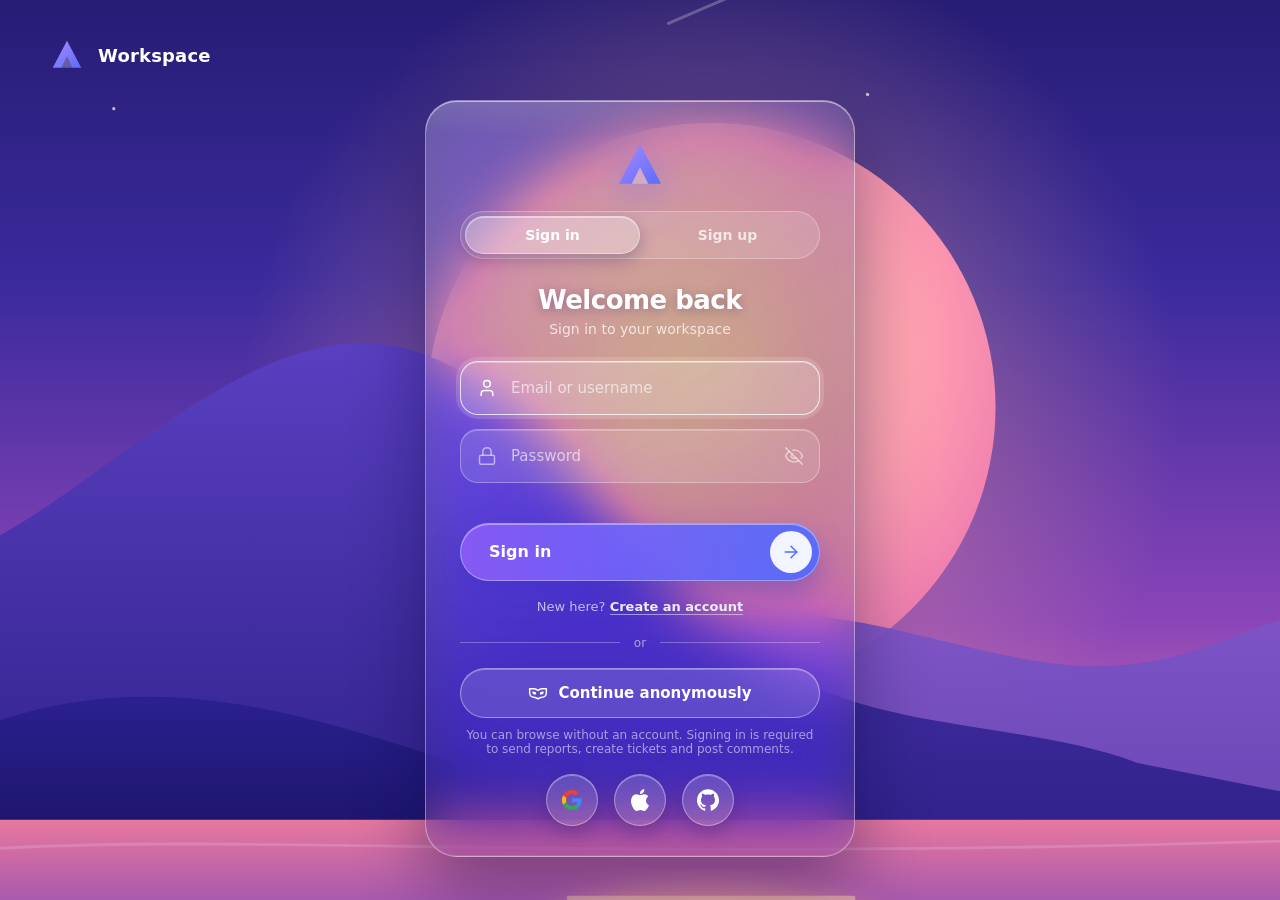
<file: index.html>
<!-- index.html -->
<!DOCTYPE html>
<html lang="en">
  <head>
    <meta charset="UTF-8" />
    <meta name="viewport" content="width=device-width, initial-scale=1" />
    <title>BRUSHOFF</title>
    <link rel="stylesheet" href="styles.css" />
    <link rel="stylesheet" href="dashboard.css" />
    <link rel="stylesheet" href="attach.css" />
    <link rel="stylesheet" href="mobile.css" />
    <script src="auth.js"></script>
    <script>Auth.require(); /* not signed in -> login.html */</script>
  </head>
  <body>
    <input type="checkbox" id="theme" class="theme-toggle" />
    <script>try { if (localStorage.getItem('sidebar.theme') === 'dark') document.getElementById('theme').checked = true; } catch (e) {}</script>
    <div class="page">
      <header class="topbar">
        <button class="menu-btn" id="menu-btn" type="button" aria-label="Open menu" aria-expanded="false"><i class="icon" data-lucide="menu"></i></button>
        <b id="topbar-title">Dashboard</b>
        <span class="grow"></span>
        <img class="avatar" src="avatar.svg" alt="" />
      </header>
      <div class="scrim" id="scrim"></div>
      <aside class="sidebar">
        <div class="profile">
          <img class="avatar" src="avatar.svg" alt="" />
          <div class="details">
            <p class="name" id="who">Ivan Kenemen</p>
            <p class="role" id="role">Admin</p>
          </div>
          <button class="chevron-btn" type="button" id="acct-btn" aria-label="Account menu" aria-haspopup="menu" aria-expanded="false" aria-controls="acct-menu">
            <i class="icon chevron" data-lucide="chevron-down"></i>
          </button>
        </div>

        <div class="acct-menu" id="acct-menu" role="menu" aria-label="Account">
          <div class="acct-head"><b id="m-name"></b><span id="m-email"></span></div>
          <button type="button" role="menuitem" data-go="profile"><i class="icon" data-lucide="user"></i>My profile</button>
          <button type="button" role="menuitem" data-go="settings"><i class="icon" data-lucide="settings"></i>Settings</button>
          <button type="button" role="menuitem" data-go="theme"><i class="icon" data-lucide="palette"></i><span id="m-theme">Dark mode</span></button>
          <div class="acct-sep"></div>
          <button type="button" role="menuitem" data-go="logout" class="danger"><i class="icon" data-lucide="log-out"></i>Log out</button>
        </div>

        <div class="search">
          <input type="text" placeholder="Search dashboard" />
          <i class="icon" data-lucide="search"></i>
        </div>

        <nav>
          <input type="radio" name="nav" id="nav-1" class="nav-radio" checked />
          <label class="item" for="nav-1">
            <i class="icon" data-lucide="layout-dashboard"></i>
            <p>Dashboard</p>
          </label>

          <input type="radio" name="nav" id="nav-2" class="nav-radio" />
          <label class="item" for="nav-2">
            <i class="icon" data-lucide="upload"></i>
            <p>Reports</p>
          </label>

          <input type="radio" name="nav" id="nav-3" class="nav-radio" />
          <label class="item" for="nav-3">
            <i class="icon" data-lucide="compass"></i>
            <p>Discover</p>
          </label>

          <input type="radio" name="nav" id="nav-4" class="nav-radio" />
          <label class="item" for="nav-4">
            <i class="icon" data-lucide="ticket"></i>
            <p>Tickets</p>
          </label>

          <hr />

          <input type="radio" name="nav" id="nav-5" class="nav-radio" />
          <label class="item" for="nav-5">
            <i class="icon" data-lucide="pin"></i>
            <p>Tasks</p>
            <span class="badge" id="task-badge" hidden>0</span>
          </label>

          <input type="radio" name="nav" id="nav-6" class="nav-radio" />
          <label class="item" for="nav-6">
            <i class="icon" data-lucide="network"></i>
            <p>Projects</p>
          </label>

          <input type="radio" name="nav" id="nav-7" class="nav-radio" />
          <label class="item" for="nav-7">
            <i class="icon" data-lucide="mail"></i>
            <p>Application</p>
          </label>

          <input type="radio" name="nav" id="nav-8" class="nav-radio" />
          <label class="item" for="nav-8">
            <i class="icon" data-lucide="user-pen"></i>
            <p>User Management</p>
          </label>

          <input type="radio" name="nav" id="nav-9" class="nav-radio" />
        </nav>

        <div class="actions">
          <label class="action" for="theme" title="Toggle theme">
            <i class="icon moon" data-lucide="moon"></i>
            <i class="icon sun" data-lucide="sun"></i>
          </label>
          <button class="action" id="open-settings" type="button" title="Settings" aria-label="Settings"><i class="icon" data-lucide="settings"></i></button>
          <button class="action" title="Add"><i class="icon" data-lucide="plus"></i></button>
          <button class="action" id="logout" title="Log out"><i class="icon" data-lucide="log-out"></i></button>
        </div>
      </aside>

      <main class="content">
        <section class="view" id="v1"></section>
        <section class="view" id="v2"></section>
        <section class="view" id="v3"></section>
        <section class="view" id="v4"></section>
        <section class="view" id="v5"></section>
        <section class="view" id="v6"></section>
        <section class="view" id="v7"></section>
        <section class="view" id="v8"></section>
        <section class="view" id="v9"></section>
      </main>
    </div>

    <script src="lucide.min.js"></script>
    <script src="attach.js"></script>
    <script src="app.js"></script>
    <script src="mobile.js"></script>
  </body>
</html>
</file>
<file: styles.css>
/* styles.css */

:root {
  --text: #1d2140;
  --soft: #4b5173;
  --muted: #7d83a6;
  --accent: #6d5dfc;
  --accent-2: #3f8cff;
  --active: rgb(109 93 252 / 16%);

  /* glass */
  --surface: rgb(255 255 255 / 40%);
  --chip: rgb(255 255 255 / 34%);
  --border: rgb(255 255 255 / 55%);
  --edge: rgb(255 255 255 / 70%);
  --blur: blur(26px) saturate(170%);
  --shadow: 0 20px 50px rgb(70 55 160 / 18%);

  /* backdrop the glass blurs */
  --base: linear-gradient(155deg, #d9d4ff 0%, #ffd9ea 55%, #ffe6d2 100%);
  --o1: #8b7bff; --o2: #ff8fb8; --o3: #6fd3ff; --o4: #ffb27a;
}

/* dark theme: same variables, new values */
.theme-toggle:checked ~ .page {
  --text: #eceeff;
  --soft: #aab0d6;
  --muted: #7b82ad;
  --accent: #8b7bff;
  --active: rgb(139 123 255 / 22%);

  --surface: rgb(28 24 70 / 42%);
  --chip: rgb(255 255 255 / 7%);
  --border: rgb(255 255 255 / 10%);
  --edge: rgb(255 255 255 / 18%);
  --shadow: 0 24px 60px rgb(0 0 0 / 45%);

  --base: linear-gradient(155deg, #0d0a2b 0%, #1a1046 55%, #2a0f3c 100%);
  --o1: #4b3bd6; --o2: #b0358f; --o3: #1c6fd1; --o4: #6a2fb8;
}

* { box-sizing: border-box; }

body {
  margin: 0;
  font-family: "Manrope", "Inter", system-ui, -apple-system, "Segoe UI", sans-serif;
  color: var(--text);
}

.page {
  position: relative;
  isolation: isolate;
  min-height: 100vh;
  color: var(--text);
}
/* fixed colourful orbs: this is what the glass panels blur */
.page::before {
  content: "";
  position: fixed;
  inset: 0;
  z-index: -1;
  background:
    radial-gradient(520px 520px at 12% 12%, var(--o1), transparent 70%),
    radial-gradient(560px 560px at 88% 18%, var(--o2), transparent 70%),
    radial-gradient(620px 620px at 78% 92%, var(--o3), transparent 70%),
    radial-gradient(480px 480px at 18% 88%, var(--o4), transparent 70%),
    var(--base);
}

.theme-toggle { display: none; }

.icon {
  flex: 0 0 auto;
  display: block;
  width: 22px;
  height: 22px;
  fill: none;
  stroke: currentColor;
  stroke-width: 1.75;
  stroke-linecap: round;
  stroke-linejoin: round;
}

.sidebar {
  position: fixed;
  z-index: 100;
  top: 24px;
  left: 24px;
  bottom: 32px;
  overflow: hidden;
  display: flex;
  flex-direction: column;
  gap: 16px;
  width: 84px;
  padding: 20px;
  border-radius: 28px;
  background:
    linear-gradient(160deg, rgb(255 255 255 / 22%), transparent 55%),
    var(--surface);
  border: 1px solid var(--edge);
  -webkit-backdrop-filter: var(--blur);
          backdrop-filter: var(--blur);
  box-shadow: var(--shadow), inset 0 1px 0 var(--edge);
  white-space: nowrap;
  transition:
    width 0.35s ease,
    background-color 0.3s ease;
}

.sidebar:hover { width: 264px; }

/* profile */
.profile {
  display: flex;
  align-items: center;
  gap: 12px;
  height: 44px;
}

.avatar {
  flex: 0 0 44px;
  width: 44px;
  height: 44px;
  border-radius: 50%;
  object-fit: cover;
}

.details { flex: 1; opacity: 0; transition: opacity 0.15s; }
.name { margin: 0; font-size: 14px; font-weight: 700; color: var(--text); }
.role { margin: 2px 0 0; font-size: 12px; color: var(--muted); }

.chevron {
  width: 20px;
  height: 20px;
  color: var(--muted);
  opacity: 0;
  transition: opacity 0.15s;
}

.sidebar:hover :is(.details, .chevron) {
  opacity: 1;
  transition: opacity 0.25s 0.1s;
}

/* search */
.search {
  position: relative;
  display: flex;
  align-items: center;
  flex: 0 0 44px;
  width: 44px;
  height: 44px;
  border: 1px solid var(--border);
  border-radius: 14px;
  background: var(--chip);
  transition: width 0.35s ease;
}

.sidebar:hover .search { width: 100%; }

.search input {
  position: absolute;
  inset: 0;
  width: 100%;
  height: 100%;
  border: 0;
  border-radius: inherit;
  background: transparent;
  color: var(--text);
  font: inherit;
  font-size: 14px;
  padding: 0 44px 0 14px;
  opacity: 0;
  transition: opacity 0.15s;
}

.sidebar:hover .search input {
  opacity: 1;
  transition: opacity 0.25s 0.1s;
}

.search input::placeholder { color: var(--muted); }
.search input:focus { outline: 0; }

.search > .icon {
  position: absolute;
  right: 10px;
  top: 50%;
  translate: 0 -50%;
  color: var(--muted);
  pointer-events: none;
}

/* nav */
nav { display: flex; flex-direction: column; }

.item {
  position: relative;
  display: flex;
  align-items: center;
  gap: 16px;
  height: 56px;
  color: var(--soft);
  cursor: pointer;
  transition: color 0.2s;
}

.item > .icon,
.item p { position: relative; }

.nav-radio { display: none; }

.nav-radio:checked + .item { color: var(--accent); }

.nav-radio:checked + .item::before { background: var(--active); box-shadow: inset 0 0 0 1px var(--edge), 0 6px 16px rgb(109 93 252 / 20%); }

hr {
  height: 1px;
  margin: 12px 0;
  border: 0;
  background: var(--border);
}

.item > .icon { margin: 0 11px; }

.item::before {
  content: "";
  position: absolute;
  left: 0;
  top: 50%;
  translate: 0 -50%;
  width: 44px;
  height: 44px;
  border-radius: 14px;
  transition:
    width 0.35s ease,
    height 0.35s ease,
    background-color 0.2s,
    box-shadow 0.2s;
}

.sidebar:hover .item::before {
  width: 100%;
  height: 56px;
}

.item p {
  margin: 0;
  font-size: 15px;
  opacity: 0;
  transition: opacity 0.15s;
}

.sidebar:hover .item p {
  opacity: 1;
  transition: opacity 0.25s 0.1s;
}

.item:hover { color: var(--accent); }

.badge {
  position: absolute;
  top: 8px;
  right: -12px;
  translate: 0 0;
  display: grid;
  place-items: center;
  min-width: 22px;
  height: 22px;
  padding: 0 6px;
  border-radius: 11px;
  background: linear-gradient(135deg, var(--accent), var(--accent-2));
  color: #ffffff;
  font-size: 12px;
  font-weight: 700;
  transition:
    top 0.35s ease,
    right 0.35s ease,
    translate 0.35s ease;
}

.sidebar:hover .badge {
  top: 50%;
  right: 8px;
  translate: 0 -50%;
}

/* actions: a vertical stack when collapsed, a row when expanded */
.actions {
  position: relative;
  flex-shrink: 0;
  height: 200px;
  margin-top: auto;
  transition: height 0.35s ease;
}

.sidebar:hover .actions { height: 44px; }

.action {
  position: absolute;
  left: 0;
  display: grid;
  place-items: center;
  width: 44px;
  height: 44px;
  padding: 0;
  border: 0;
  border-radius: 14px;
  background: var(--chip);
  box-shadow: inset 0 0 0 1px var(--border);
  color: var(--soft);
  cursor: pointer;
  transition:
    top 0.35s ease,
    left 0.35s ease,
    background-color 0.2s,
    color 0.2s;
}

.action:hover { background: linear-gradient(135deg, var(--accent), var(--accent-2)); color: #fff; }

/* collapsed: stacked, theme button at the bottom */
.action:nth-child(1) { top: 156px; }
.action:nth-child(2) { top: 104px; }
.action:nth-child(3) { top: 52px; }
.action:nth-child(4) { top: 0; }

/* expanded: one row */
.sidebar:hover .action { top: 0; }
.sidebar:hover .action:nth-child(1) { left: 0; }
.sidebar:hover .action:nth-child(2) { left: 60px; }
.sidebar:hover .action:nth-child(3) { left: 120px; }
.sidebar:hover .action:nth-child(4) { left: 180px; }

.action .icon {
  width: 20px;
  height: 20px;
}

.action .sun,
.theme-toggle:checked ~ .page .action .moon {
  display: none;
}

.theme-toggle:checked ~ .page .action .sun {
  display: block;
}


/* ===================  ACCOUNT MENU  =================== */
:root {
  --menu: rgb(255 255 255 / 94%);
}
.theme-toggle:checked ~ .page {
  --menu: rgb(32 27 80 / 96%);
}

.profile { cursor: pointer; }

.chevron-btn {
  display: grid;
  place-items: center;
  flex: 0 0 auto;
  width: 28px;
  height: 28px;
  padding: 0;
  border: 0;
  border-radius: 9px;
  background: transparent;
  color: var(--muted);
  cursor: pointer;
}
.chevron-btn:hover { background: var(--chip); color: var(--text); }
.chevron-btn:focus-visible { outline: 2px solid var(--accent); outline-offset: 2px; }
.sidebar:not(:hover) .chevron-btn { pointer-events: none; }

/* keep the fade-in AND add a smooth flip of the arrow */
.sidebar:hover .chevron { transition: opacity 0.25s 0.1s, rotate 0.25s ease; }
.sidebar.menu-open .chevron { rotate: 180deg; color: var(--accent); }

.acct-menu {
  position: absolute;
  z-index: 5;
  top: 74px;
  left: 20px;
  right: 20px;
  padding: 8px;
  border-radius: 18px;
  border: 1px solid var(--edge);
  background: var(--menu);
  -webkit-backdrop-filter: var(--blur);
          backdrop-filter: var(--blur);
  box-shadow: var(--shadow);
  opacity: 0;
  visibility: hidden;
  translate: 0 -6px;
  transition: opacity 0.18s, translate 0.18s, visibility 0.18s;
}
.sidebar.menu-open .acct-menu { opacity: 1; visibility: visible; translate: 0 0; }
.sidebar:not(:hover) .acct-menu { display: none; }

.acct-head { padding: 8px 10px 10px; }
.acct-head b { display: block; font-size: 14px; color: var(--text); overflow: hidden; text-overflow: ellipsis; }
.acct-head span { display: block; margin-top: 2px; font-size: 12px; color: var(--muted); overflow: hidden; text-overflow: ellipsis; }
.acct-sep { height: 1px; margin: 6px 4px; background: var(--border); }

.acct-menu button {
  display: flex;
  align-items: center;
  gap: 12px;
  width: 100%;
  height: 42px;
  padding: 0 10px;
  border: 0;
  border-radius: 12px;
  background: transparent;
  color: var(--soft);
  font: inherit;
  font-size: 14px;
  font-weight: 600;
  text-align: left;
  cursor: pointer;
}
.acct-menu button .icon { width: 18px; height: 18px; }
.acct-menu button:hover,
.acct-menu button:focus-visible { background: var(--active); color: var(--accent); outline: 0; }
.acct-menu button.danger:hover,
.acct-menu button.danger:focus-visible { background: rgb(229 72 77 / 14%); color: #e5484d; }

/* settings button shows as "on" while the Settings page is open */
.page:has(#nav-9:checked) #open-settings {
  background: linear-gradient(135deg, var(--accent), var(--accent-2));
  color: #fff;
}

/* native pickers (date, select) follow the theme */
.theme-toggle:checked ~ .page { color-scheme: dark; }
</file>
<file: dashboard.css>
/* dashboard.css — content area */

.content {
  margin-left: 132px;
  padding: 24px 24px 32px 8px;
  width: auto;
  max-width: none;
}

.view { display: none; animation: rise 0.35s ease both; }
.page:has(#nav-1:checked) #v1,
.page:has(#nav-2:checked) #v2,
.page:has(#nav-3:checked) #v3,
.page:has(#nav-4:checked) #v4,
.page:has(#nav-5:checked) #v5,
.page:has(#nav-6:checked) #v6,
.page:has(#nav-7:checked) #v7,
.page:has(#nav-8:checked) #v8,
.page:has(#nav-9:checked) #v9 { display: block; }

@keyframes rise { from { opacity: 0; translate: 0 8px; } to { opacity: 1; translate: 0 0; } }

.head { display: flex; align-items: flex-end; justify-content: space-between; gap: 16px; margin-bottom: 24px; flex-wrap: wrap; }
.head h1 { margin: 0; font-size: 28px; letter-spacing: -0.02em; }
.head p { margin: 4px 0 0; color: var(--soft); font-size: 14px; }

.btn {
  display: inline-flex; align-items: center; gap: 8px; height: 40px; padding: 0 16px;
  border: 0; border-radius: 10px; background: var(--accent); color: #fff;
  font: inherit; font-size: 14px; font-weight: 600; cursor: pointer;
}
.btn.ghost { background: var(--surface); color: var(--text); box-shadow: 0 0 0 1px var(--border); }
.btn .icon { width: 18px; height: 18px; }

.grid { display: grid; gap: 20px; }
.g4 { grid-template-columns: repeat(auto-fit, minmax(210px, 1fr)); }
.g3 { grid-template-columns: repeat(auto-fit, minmax(300px, 1fr)); }
.g21 { grid-template-columns: minmax(0, 2fr) minmax(0, 1fr); }
.mt { margin-top: 20px; }
@media (max-width: 960px) { .g21 { grid-template-columns: 1fr; } }

.card {
  background: var(--surface); border-radius: 18px; padding: 20px;
  box-shadow: 0 1px 2px rgb(0 0 0 / 4%), 0 8px 24px rgb(31 41 55 / 5%);
  transition: background-color 0.3s;
}
.card h3 { margin: 0 0 16px; font-size: 15px; display: flex; justify-content: space-between; align-items: center; }
.card h3 small { color: var(--muted); font-weight: 500; font-size: 12px; }

.stat .label { display: flex; align-items: center; justify-content: space-between; color: var(--soft); font-size: 13px; }
.stat .label .chip { width: 34px; height: 34px; display: grid; place-items: center; border-radius: 10px; background: var(--active); color: var(--accent); }
.stat .label .icon { width: 18px; height: 18px; }
.stat .value { font-size: 30px; font-weight: 800; letter-spacing: -0.02em; margin: 12px 0 6px; }
.delta { font-size: 12px; font-weight: 600; display: inline-flex; align-items: center; gap: 4px; }
.delta .icon { width: 14px; height: 14px; }
.up { color: #1fa971; } .down { color: #e5484d; }
.delta span { color: var(--muted); font-weight: 500; }

.chart { width: 100%; height: auto; display: block; }
.chart .grid-l { stroke: var(--border); stroke-width: 1; }
.chart text { fill: var(--muted); font-size: 11px; font-family: inherit; }
.chart .line { fill: none; stroke: var(--accent); stroke-width: 2.5; stroke-linecap: round; stroke-linejoin: round; }
.chart .area { fill: var(--accent); opacity: 0.12; }
.chart .dot { fill: var(--surface); stroke: var(--accent); stroke-width: 2.5; }
.chart .bar { fill: var(--accent); opacity: 0.85; }
.chart .bar.alt { opacity: 0.25; }

.legend { display: flex; flex-direction: column; gap: 10px; font-size: 13px; color: var(--soft); }
.legend div { display: flex; align-items: center; gap: 8px; }
.legend i { width: 10px; height: 10px; border-radius: 3px; }
.legend b { margin-left: auto; color: var(--text); }
.donut-wrap { min-height: 250px; justify-content: center; display: flex; align-items: center; gap: 24px; flex-wrap: wrap; }

.list { display: flex; flex-direction: column; }
.row { display: flex; align-items: center; gap: 12px; padding: 12px 0; border-top: 1px solid var(--border); font-size: 14px; }
.row:first-child { border-top: 0; padding-top: 0; }
.row .grow { flex: 1; min-width: 0; }
.row .grow b { display: block; font-weight: 600; }
.row .grow span { color: var(--muted); font-size: 12px; }
.row time { color: var(--muted); font-size: 12px; white-space: nowrap; }

.av { width: 36px; height: 36px; border-radius: 50%; display: grid; place-items: center; font-size: 12px; font-weight: 700; color: #fff; flex: 0 0 auto; }

.pill { display: inline-block; padding: 4px 10px; border-radius: 99px; font-size: 12px; font-weight: 600; background: var(--chip); color: var(--soft); }
.pill.blue { background: var(--active); color: var(--accent); }
.pill.green { background: rgb(31 169 113 / 14%); color: #1fa971; }
.pill.amber { background: rgb(245 158 11 / 16%); color: #d98a06; }
.pill.red { background: rgb(229 72 77 / 14%); color: #e5484d; }

.tools { display: flex; gap: 12px; margin-bottom: 16px; flex-wrap: wrap; }
.field {
  height: 40px; padding: 0 14px; border: 1px solid var(--border); border-radius: 10px;
  background: var(--surface); color: var(--text); font: inherit; font-size: 14px; min-width: 240px;
}
.field:focus { outline: 2px solid var(--active); border-color: var(--accent); }
.seg { display: inline-flex; background: var(--chip); border-radius: 10px; padding: 3px; }
.seg button { border: 0; background: transparent; color: var(--soft); font: inherit; font-size: 13px; font-weight: 600; padding: 0 14px; height: 34px; border-radius: 8px; cursor: pointer; }
.seg button.on { background: var(--surface); color: var(--text); box-shadow: 0 1px 3px rgb(0 0 0 / 12%); }

table { width: 100%; border-collapse: collapse; font-size: 14px; }
th { text-align: left; font-size: 12px; color: var(--muted); font-weight: 600; padding: 0 12px 12px; text-transform: uppercase; letter-spacing: 0.04em; }
td { padding: 12px; border-top: 1px solid var(--border); white-space: nowrap; }
td.who { display: flex; align-items: center; gap: 12px; }
td.who b { display: block; font-weight: 600; } td.who span { color: var(--muted); font-size: 12px; }
.scroll { overflow-x: auto; margin: 0 -12px; }
tbody tr:hover { background: var(--chip); }

.bar-track { height: 8px; background: var(--chip); border-radius: 99px; overflow: hidden; }
.bar-fill { height: 100%; border-radius: inherit; background: var(--accent); transition: width 0.6s ease; }

/* kanban */
.board { display: grid; grid-template-columns: repeat(auto-fit, minmax(260px, 1fr)); gap: 20px; align-items: start; }
.col { background: var(--chip); border-radius: 18px; padding: 14px; }
.col h3 { margin: 4px 6px 14px; font-size: 14px; display: flex; justify-content: space-between; }
.col h3 span { color: var(--muted); }
.tk { background: var(--surface); border-radius: 12px; padding: 14px; margin-bottom: 10px; box-shadow: 0 1px 2px rgb(0 0 0 / 6%); }
.tk b { font-size: 14px; display: block; margin-bottom: 4px; }
.tk p { margin: 0 0 12px; color: var(--soft); font-size: 13px; }
.tk .meta { display: flex; justify-content: space-between; align-items: center; font-size: 12px; color: var(--muted); }

/* tasks */
.task { display: flex; align-items: center; gap: 14px; padding: 14px 0; border-top: 1px solid var(--border); cursor: pointer; }
.task:first-child { border-top: 0; }
.task input { appearance: none; width: 22px; height: 22px; border: 2px solid var(--muted); border-radius: 7px; display: grid; place-items: center; cursor: pointer; flex: 0 0 auto; transition: 0.2s; }
.task input:checked { background: var(--accent); border-color: var(--accent); }
.task input:checked::after { content: ""; width: 5px; height: 10px; border: solid #fff; border-width: 0 2px 2px 0; rotate: 45deg; translate: 0 -1px; }
.task span { flex: 1; font-size: 14px; }
.task input:checked + span { text-decoration: line-through; color: var(--muted); }
.task small { color: var(--muted); font-size: 12px; }

/* projects */
.proj h3 { margin-bottom: 4px; }
.proj p { margin: 0 0 18px; color: var(--soft); font-size: 13px; }
.proj .foot { display: flex; justify-content: space-between; align-items: center; margin-top: 14px; font-size: 12px; color: var(--muted); }
.stack { display: flex; } .stack .av { width: 28px; height: 28px; font-size: 10px; border: 2px solid var(--surface); margin-left: -8px; } .stack .av:first-child { margin-left: 0; }

/* inbox */
.mail { display: grid; grid-template-columns: minmax(280px, 360px) 1fr; padding: 0; overflow: hidden; min-height: 520px; }
@media (max-width: 860px) { .mail { grid-template-columns: 1fr; } }
.mail .side { border-right: 1px solid var(--border); }
.msg { display: flex; gap: 12px; padding: 16px 18px; border-bottom: 1px solid var(--border); cursor: pointer; }
.msg:hover { background: var(--chip); }
.msg.on { background: var(--active); }
.msg b { font-size: 14px; display: block; } .msg span { color: var(--soft); font-size: 13px; display: block; overflow: hidden; text-overflow: ellipsis; white-space: nowrap; max-width: 220px; }
.msg.unread b::after { content: ""; display: inline-block; width: 8px; height: 8px; background: var(--accent); border-radius: 50%; margin-left: 8px; }
.read { padding: 28px; }
.read h2 { margin: 0 0 6px; font-size: 20px; } .read .from { color: var(--soft); font-size: 13px; margin-bottom: 20px; }
.read p { line-height: 1.7; color: var(--text); font-size: 14.5px; }
.reply { display: flex; gap: 10px; margin-top: 24px; }
.reply .field { flex: 1; }

.switch { appearance: none; width: 38px; height: 22px; background: var(--muted); border-radius: 99px; position: relative; cursor: pointer; transition: 0.2s; opacity: 0.6; }
.switch::after { content: ""; position: absolute; top: 3px; left: 3px; width: 16px; height: 16px; background: #fff; border-radius: 50%; transition: 0.2s; }
.switch:checked { background: var(--accent); opacity: 1; } .switch:checked::after { left: 19px; }

.empty { padding: 28px; text-align: center; color: var(--muted); font-size: 14px; }

@media (max-width: 700px) { .content { margin-left: 108px; padding-right: 16px; } }


/* =====================  GLASS  ===================== */
.card, .col {
  border: 1px solid var(--edge);
  -webkit-backdrop-filter: var(--blur);
          backdrop-filter: var(--blur);
}
.card {
  border-radius: 24px;
  background:
    linear-gradient(145deg, rgb(255 255 255 / 20%), transparent 55%),
    var(--surface);
  box-shadow: var(--shadow), inset 0 1px 0 var(--edge);
}
.col { border-radius: 24px; background: var(--chip); }
.tk {
  border: 1px solid var(--border);
  background: var(--surface);
  box-shadow: 0 4px 14px rgb(70 55 160 / 10%), inset 0 1px 0 var(--edge);
}

.btn {
  background: linear-gradient(135deg, var(--accent), var(--accent-2));
  border: 1px solid rgb(255 255 255 / 35%);
  border-radius: 14px;
  box-shadow: 0 8px 20px rgb(109 93 252 / 35%), inset 0 1px 0 rgb(255 255 255 / 35%);
  transition: transform 0.15s, filter 0.2s;
}
.btn:hover { transform: translateY(-1px); filter: brightness(1.07); }
.btn.ghost { background: var(--surface); box-shadow: inset 0 0 0 1px var(--border); }

.field {
  border-radius: 14px;
  background: var(--chip);
  box-shadow: inset 0 1px 0 var(--edge);
}
.field::placeholder { color: var(--muted); }
.field:focus { outline: 0; border-color: var(--accent); box-shadow: 0 0 0 4px var(--active); }

.seg { background: var(--chip); border: 1px solid var(--border); border-radius: 14px; }
.seg button { border-radius: 11px; }
.seg button.on { background: var(--surface); box-shadow: 0 2px 8px rgb(70 55 160 / 18%), inset 0 0 0 1px var(--edge); }

.stat .label .chip { border-radius: 12px; background: var(--active); box-shadow: inset 0 0 0 1px var(--edge); }
.stat .value { background: linear-gradient(135deg, var(--text), var(--accent)); -webkit-background-clip: text; background-clip: text; color: transparent; }

.pill { border: 1px solid var(--border); }
.bar-track { background: var(--chip); box-shadow: inset 0 0 0 1px var(--border); }
.bar-fill { background: linear-gradient(90deg, var(--accent), var(--accent-2)); }
.chart .line { stroke: var(--accent); }
.chart .area { fill: var(--accent); opacity: 0.2; }
.chart .bar { fill: var(--accent); }
.chart .dot { fill: #fff; }
.chart .grid-l { stroke: var(--border); }

tbody tr:hover { background: var(--chip); }
.msg:hover { background: var(--chip); }
.mail { padding: 0; }
.mail .side { border-right: 1px solid var(--border); }
.stack .av { border-color: rgb(255 255 255 / 70%); }
.switch { background: rgb(125 131 166 / 55%); }
.task input { border-color: var(--muted); background: var(--chip); }

::selection { background: var(--active); }
@media (prefers-reduced-motion: reduce) { * { animation: none !important; transition: none !important; } }


/* =====================  SETTINGS  ===================== */
.settings { display: grid; gap: 20px; max-width: 780px; }
.set h3 { justify-content: flex-start; gap: 10px; margin-bottom: 4px; }
.set h3 .icon { width: 18px; height: 18px; color: var(--accent); }
.set h3 small { margin-left: auto; }
.set-row {
  display: grid; grid-template-columns: 180px minmax(0, 1fr); align-items: center; gap: 12px;
  padding: 14px 0; border-top: 1px solid var(--border); font-size: 14px;
}
.set > h3 + .set-row { margin-top: 12px; }
.set-row > label, .set-row > span.lbl { color: var(--soft); font-weight: 600; }
.set-row .field { width: 100%; min-width: 0; }
.set-row .field:disabled { opacity: 0.65; cursor: not-allowed; }
.set-toggle {
  display: flex; align-items: center; justify-content: space-between; gap: 16px;
  padding: 14px 0; border-top: 1px solid var(--border); cursor: pointer;
}
.set > h3 + .set-toggle { margin-top: 12px; }
.set-toggle b { display: block; font-size: 14px; font-weight: 600; }
.set-toggle span { color: var(--muted); font-size: 12px; }
.set-toggle .switch { flex: 0 0 auto; }
.set-foot { display: flex; align-items: center; gap: 14px; padding-top: 16px; border-top: 1px solid var(--border); flex-wrap: wrap; }
.set-msg { margin: 0; font-size: 13px; font-weight: 600; min-height: 1em; }
.set-msg.ok { color: #1fa971; }
.set-msg.err { color: #e5484d; }
@media (max-width: 700px) { .set-row { grid-template-columns: 1fr; gap: 6px; } }

.toast {
  position: fixed; z-index: 300; left: 50%; bottom: 28px; translate: -50% 20px;
  padding: 12px 18px; border-radius: 14px; font-size: 14px; font-weight: 600;
  background: var(--menu); color: var(--text); border: 1px solid var(--edge);
  -webkit-backdrop-filter: var(--blur); backdrop-filter: var(--blur); box-shadow: var(--shadow);
  opacity: 0; pointer-events: none; transition: opacity 0.2s, translate 0.2s;
}
.toast.show { opacity: 1; translate: -50% 0; }


/* =====================  TICKETS & PROJECTS  ===================== */
.tools .field { flex: 1 1 240px; max-width: 360px; }
.col { min-height: 140px; transition: outline-color 0.15s, background-color 0.15s; outline: 2px dashed transparent; outline-offset: -6px; }
.col.over { outline-color: var(--accent); background: var(--active); }
.tk { cursor: grab; transition: transform 0.15s, opacity 0.15s; }
.tk:hover { transform: translateY(-2px); }
.tk:active { cursor: grabbing; }
.tk.drag { opacity: 0.35; }
.tk p { display: -webkit-box; -webkit-line-clamp: 2; -webkit-box-orient: vertical; overflow: hidden; margin-bottom: 10px; }
.tk-who { display: flex; align-items: center; gap: 8px; margin-bottom: 12px; font-size: 12px; color: var(--soft); }
.tk-who .av { width: 22px; height: 22px; font-size: 9px; }
.empty-col { padding: 22px 8px; text-align: center; color: var(--muted); font-size: 13px; border: 1px dashed var(--border); border-radius: 14px; }
.proj { cursor: pointer; transition: transform 0.15s, background-color 0.3s; }
.proj:hover { transform: translateY(-3px); }
.proj .foot .late { color: #e5484d; font-weight: 600; }
.proj .foot span { display: inline-flex; align-items: center; gap: 6px; }
.proj .foot .icon { width: 14px; height: 14px; }
.js-click { cursor: pointer; }
.js-click:hover { background: var(--chip); }
.tk:focus-visible, .proj:focus-visible, .js-click:focus-visible { outline: 2px solid var(--accent); outline-offset: 2px; }

/* modal */
dialog.modal {
  width: min(540px, calc(100vw - 32px)); max-height: calc(100vh - 48px); padding: 0; overflow: auto;
  border: 1px solid var(--edge); border-radius: 24px; background: var(--menu); color: var(--text);
  box-shadow: var(--shadow); -webkit-backdrop-filter: var(--blur); backdrop-filter: var(--blur);
}
dialog.modal[open] { animation: rise 0.25s ease both; }
dialog.modal::backdrop { background: rgb(20 16 50 / 40%); -webkit-backdrop-filter: blur(4px); backdrop-filter: blur(4px); }
.mform { padding: 26px; }
.mform h2 { margin: 0 0 6px; font-size: 20px; letter-spacing: -0.01em; }
.mgrid { display: grid; grid-template-columns: 1fr 1fr; gap: 0 14px; }
.mrow { grid-column: 1 / -1; display: grid; gap: 6px; margin-top: 14px; align-content: start; min-width: 0; }
.mrow.half { grid-column: auto; }
.mrow > label { font-size: 13px; font-weight: 600; color: var(--soft); }
.mrow .field { width: 100%; min-width: 0; }
textarea.field { height: auto; padding: 10px 14px; line-height: 1.5; resize: vertical; font-family: inherit; }
select.field { cursor: pointer; }
.rng { display: flex; align-items: center; gap: 10px; height: 40px; }
.rng input { flex: 1; min-width: 0; accent-color: var(--accent); cursor: pointer; }
.rng output { min-width: 42px; text-align: right; font-weight: 700; font-size: 14px; }
.checks { display: flex; flex-wrap: wrap; gap: 8px; }
.chk input { position: absolute; opacity: 0; pointer-events: none; }
.chk span { display: inline-block; padding: 6px 12px; border-radius: 99px; border: 1px solid var(--border); background: var(--chip); color: var(--soft); font-size: 13px; font-weight: 600; cursor: pointer; transition: 0.15s; }
.chk input:checked + span { background: var(--active); color: var(--accent); border-color: var(--accent); }
.chk input:focus-visible + span { outline: 2px solid var(--accent); outline-offset: 2px; }
.mfoot { display: flex; align-items: center; gap: 10px; margin-top: 24px; flex-wrap: wrap; }
.mfoot .set-msg { flex: 1; min-width: 0; }
.btn.danger { background: linear-gradient(135deg, #e5484d, #f97316); box-shadow: 0 8px 20px rgb(229 72 77 / 30%), inset 0 1px 0 rgb(255 255 255 / 35%); }
@media (max-width: 520px) { .mgrid { grid-template-columns: 1fr; } .mrow.half { grid-column: 1 / -1; } }

.tk[draggable="false"] { cursor: pointer; }
.tk[draggable="false"]:active { cursor: pointer; }

/* ===== BRUSHOFF: dashboard, reports, discover ===== */
.hero { display: grid; grid-template-columns: 1.2fr 1fr; gap: 24px; align-items: center; padding: 32px; }
.hero .eyebrow { font-size: 11px; font-weight: 700; letter-spacing: .08em; text-transform: uppercase; color: var(--accent); margin-bottom: 10px; }
.hero h1 { font-size: clamp(30px, 4vw, 46px); line-height: 1.1; margin: 0 0 12px; }
.hero h1 em { color: #e8806a; font-style: italic; }
.hero p { color: var(--soft); max-width: 46ch; margin: 0 0 20px; line-height: 1.55; }
.hero-btns { display: flex; gap: 12px; flex-wrap: wrap; }
.hero-art { width: 100%; max-width: 340px; justify-self: center; }
.bstat { display: flex; align-items: center; gap: 14px; }
.bstat .chip { width: 46px; height: 46px; display: grid; place-items: center; border-radius: 14px; background: var(--active); color: var(--accent); flex: none; }
.bstat .value { font-size: 28px; font-weight: 800; line-height: 1; }
.bstat .bl { font-weight: 600; font-size: 14px; margin-top: 4px; }
.bstat span { color: var(--muted); font-size: 12px; }
.card h3 .more { float: right; font-size: 12px; font-weight: 600; color: var(--accent); text-decoration: none; }
.topic-bars { display: flex; flex-direction: column; gap: 14px; }
.tb { display: grid; grid-template-columns: 120px 1fr 24px; gap: 12px; align-items: center; font-size: 13px; }
.tb b { text-align: right; }
.facts { display: grid; grid-template-columns: repeat(4, 1fr); gap: 14px; }
.fact { background: var(--chip); border-radius: 14px; padding: 16px; display: flex; flex-direction: column; gap: 6px; }
.fact b { font-size: 26px; color: var(--accent); }
.fact.hot b { color: #e8806a; }
.fact span { color: var(--soft); font-size: 12px; line-height: 1.4; }
.qa { display: grid; grid-template-columns: 1fr 1fr; gap: 10px; }
.qa button { display: flex; flex-direction: column; align-items: center; gap: 6px; padding: 14px 8px; border: 1px solid var(--border); border-radius: 14px; background: var(--chip); color: var(--text); font: inherit; font-size: 13px; cursor: pointer; }
.qa button:hover { border-color: var(--accent); }
.card.note { background: var(--active); display: flex; flex-direction: column; gap: 4px; }
.card.note span { color: var(--soft); font-size: 13px; }
.mt { margin-top: 20px; }
.rp-stack { display: flex; flex-direction: column; gap: 20px; min-width: 0; }
.rp-detail, .dc-side > .card { align-self: start; }
.rp-detail h3 { display: flex; justify-content: space-between; align-items: center; }
.rp-detail h4 { margin: 18px 0 10px; font-size: 16px; line-height: 1.35; }
.rp-sum { background: var(--chip); border-radius: 12px; padding: 14px; font-size: 13px; line-height: 1.55; color: var(--soft); }
.kv { display: flex; justify-content: space-between; gap: 12px; padding: 10px 0; border-bottom: 1px solid var(--border); font-size: 13px; }
.kv span { color: var(--muted); } .kv b { text-align: right; }
.rp-form h3 { margin-bottom: 14px; }
.rp-row { display: flex; flex-direction: column; gap: 6px; margin-bottom: 14px; font-size: 13px; }
.rp-row label { color: var(--soft); font-weight: 600; }
.rp-row small { color: var(--muted); }
.rp-row .field { width: 100%; max-width: none; min-width: 0; }
.rp-two { display: grid; grid-template-columns: 1fr 1fr; gap: 14px; }
.rp-check { display: flex; align-items: center; gap: 8px; font-size: 13px; margin-bottom: 16px; color: var(--soft); }
tr.js-click { cursor: pointer; } tr.sel td { background: var(--active); }
a.src { color: var(--accent); font-weight: 600; font-size: 13px; text-decoration: none; }
.soft { color: var(--soft); font-size: 13px; line-height: 1.5; }
.dc-main { display: flex; flex-direction: column; gap: 16px; min-width: 0; }
.dc-side { display: flex; flex-direction: column; gap: 20px; }
.dc-share { display: flex; align-items: center; gap: 12px; width: 100%; text-align: left; font: inherit; color: var(--muted); cursor: pointer; border: 0; }
#feed { display: flex; flex-direction: column; gap: 16px; }
.post { display: flex; gap: 14px; }
.vote { display: flex; flex-direction: column; align-items: center; gap: 4px; }
.vote button, .pact button, .comm button { border: 0; background: transparent; color: var(--soft); font: inherit; cursor: pointer; }
.vote button { width: 28px; height: 28px; display: grid; place-items: center; border-radius: 8px; }
.vote button.on, .pact button.on { color: var(--accent); }
.vote button:hover, .pact button:hover { background: var(--chip); }
.pbody { flex: 1; min-width: 0; }
.pmeta { display: flex; align-items: center; gap: 8px; flex-wrap: wrap; font-size: 12px; color: var(--muted); margin-bottom: 8px; }
.pmeta b { color: var(--text); }
.post h3 { margin: 0 0 6px; font-size: 17px; line-height: 1.35; }
.post p { margin: 0 0 8px; color: var(--soft); font-size: 13px; line-height: 1.5; }
.pact { display: flex; gap: 8px; margin-top: 10px; flex-wrap: wrap; }
.pact button { display: inline-flex; align-items: center; gap: 6px; padding: 7px 12px; border-radius: 99px; font-size: 13px; background: var(--chip); }
.thread { margin-top: 14px; border-top: 1px solid var(--border); padding-top: 12px; }
.cm { margin-bottom: 10px; font-size: 13px; } .cm time { color: var(--muted); font-size: 11px; } .cm p { margin: 2px 0 0; }
.comm { display: flex; flex-direction: column; gap: 2px; }
.comm button { display: flex; justify-content: space-between; padding: 9px 12px; border-radius: 10px; font-size: 13px; text-align: left; }
.comm button.on { background: var(--active); color: var(--accent); font-weight: 600; }
.mini-stats { display: grid; grid-template-columns: repeat(3, 1fr); gap: 8px; margin-top: 14px; }
.mini-stats div { background: var(--chip); border-radius: 12px; padding: 10px 6px; text-align: center; font-size: 11px; color: var(--muted); }
.mini-stats b { display: block; font-size: 18px; color: var(--text); }
@media (max-width: 900px) { .hero { grid-template-columns: 1fr; } .hero-art { display: none; } .facts { grid-template-columns: 1fr 1fr; } .rp-two { grid-template-columns: 1fr; } }

/* anonymous visitors: "Sign in required" dialog */
dialog.gate { width: min(400px, calc(100vw - 32px)); text-align: center; }
.gate .mform { display: grid; justify-items: center; gap: 4px; }
.gate-ic { width: 52px; height: 52px; display: grid; place-items: center; border-radius: 16px; background: var(--active); color: var(--accent); margin-bottom: 8px; }
.gate-ic .icon { width: 24px; height: 24px; }
.gate .mnote { margin: 0 0 8px; line-height: 1.5; color: var(--soft); }
.gate-btns { display: grid; grid-template-columns: 1fr 1fr; gap: 10px; width: 100%; margin-top: 10px; }
.gate-btns .btn { justify-content: center; }
.gate-x { grid-column: 1 / -1; background: none; border: 0; color: var(--soft); font: inherit; font-size: 13px; font-weight: 600; padding: 8px; cursor: pointer; }
.gate-x:hover { color: var(--text); }
</file>
<file: attach.css>
/* attach.css : attachments, tasks list, account filter */

/* ---- upload control ---- */
.attach .drop { display: flex; align-items: center; gap: 12px; padding: 14px 16px; border-radius: 14px; border: 1.5px dashed color-mix(in srgb, var(--muted) 60%, transparent); background: var(--chip); color: var(--soft); cursor: pointer; transition: 0.15s; }
.attach .drop:hover, .attach .drop.over { border-color: var(--accent); background: var(--active); color: var(--accent); }
.attach .drop.busy { opacity: 0.6; cursor: progress; }
.attach .drop .icon { width: 20px; height: 20px; flex: 0 0 auto; }
.attach .drop b { display: block; font-size: 13.5px; color: var(--text); }
.attach .drop small { color: var(--muted); font-size: 12px; }
.attach .alist:empty { display: none; }
.attach .alist { margin-top: 10px; }
.attach .set-msg:empty { display: none; }
.attach .set-msg { margin: 8px 0 0; }

/* ---- shown attachments ---- */
.atts { display: flex; flex-wrap: wrap; gap: 10px; margin-top: 10px; }
.att-pic, .att-file { position: relative; }
.att-img { display: block; padding: 0; border: 1px solid var(--border); border-radius: 12px; overflow: hidden; background: var(--chip); cursor: zoom-in; }
.att-img img { display: block; width: 96px; height: 96px; object-fit: cover; }
.att-file a { display: flex; align-items: center; gap: 10px; max-width: 240px; padding: 10px 14px 10px 12px; border-radius: 12px; border: 1px solid var(--border); background: var(--chip); color: var(--text); text-decoration: none; }
.att-file a:hover { border-color: var(--accent); }
.att-file .icon { width: 20px; height: 20px; color: var(--accent); flex: 0 0 auto; }
.att-file span { min-width: 0; }
.att-file b { display: block; font-size: 13px; overflow: hidden; text-overflow: ellipsis; white-space: nowrap; }
.att-file small { color: var(--muted); font-size: 11.5px; }
.att-x { position: absolute; top: -7px; right: -7px; width: 22px; height: 22px; border-radius: 50%; border: 0; background: #e5484d; color: #fff; font-size: 15px; line-height: 1; cursor: pointer; box-shadow: 0 2px 6px rgb(0 0 0 / 30%); }
.att-h { margin: 22px 0 0; font-size: 13px; font-weight: 700; color: var(--soft); letter-spacing: 0.02em; }
.att-h + .atts { margin-top: 8px; }

dialog.lightbox { border: 0; padding: 0; background: transparent; max-width: 94vw; max-height: 94vh; overflow: visible; }
dialog.lightbox::backdrop { background: rgb(10 8 30 / 78%); }
dialog.lightbox img { display: block; max-width: 92vw; max-height: 88vh; border-radius: 14px; box-shadow: 0 20px 60px rgb(0 0 0 / 50%); }
dialog.lightbox button { position: absolute; top: -14px; right: -14px; width: 34px; height: 34px; border-radius: 50%; border: 0; background: #fff; color: #1d2140; font-size: 22px; cursor: pointer; }

/* ---- ticket card paperclip ---- */
.tk .clip, .tk-row .clip { display: inline-flex; align-items: center; gap: 4px; color: var(--muted); font-size: 12px; }
.clip .icon { width: 13px; height: 13px; }

/* ---- tasks ---- */
.tk-group { margin-top: 22px; }
.tk-group:first-child { margin-top: 0; }
.tk-ghead { display: flex; align-items: center; gap: 10px; margin: 0 0 4px; font-size: 14px; }
.tk-ghead .av { width: 28px; height: 28px; font-size: 11px; }
.tk-ghead span { color: var(--muted); font-size: 12px; font-weight: 500; }
.tk-row { display: flex; align-items: flex-start; gap: 14px; padding: 14px 0; border-top: 1px solid var(--border); cursor: pointer; }
.tk-row:first-child { border-top: 0; }
.tk-row:focus-visible { outline: 2px solid var(--accent); outline-offset: 2px; border-radius: 10px; }
.tk-row input { appearance: none; margin: 2px 0 0; width: 22px; height: 22px; border: 2px solid var(--muted); background: var(--chip); border-radius: 7px; display: grid; place-items: center; cursor: pointer; flex: 0 0 auto; transition: 0.2s; }
.tk-row input:checked { background: var(--accent); border-color: var(--accent); }
.tk-row input:checked::after { content: ""; width: 5px; height: 10px; border: solid #fff; border-width: 0 2px 2px 0; rotate: 45deg; translate: 0 -1px; }
.tk-body { flex: 1; min-width: 0; }
.tk-body > b { display: block; font-size: 14.5px; font-weight: 600; overflow-wrap: anywhere; }
.tk-body > p { margin: 3px 0 0; color: var(--soft); font-size: 13px; line-height: 1.5; overflow-wrap: anywhere; display: -webkit-box; -webkit-line-clamp: 2; -webkit-box-orient: vertical; overflow: hidden; }
.tk-row.done .tk-body > b { text-decoration: line-through; color: var(--muted); }
.tk-meta { display: flex; align-items: center; flex-wrap: wrap; gap: 8px 12px; margin-top: 8px; color: var(--muted); font-size: 12px; }
.tk-meta .late { color: #e5484d; font-weight: 600; }
.tk-meta .who { display: inline-flex; align-items: center; gap: 6px; }
.tk-meta .who .av { width: 18px; height: 18px; font-size: 8px; }
.tk-thumbs { display: flex; gap: 6px; margin-top: 8px; }
.tk-thumbs img { width: 44px; height: 44px; object-fit: cover; border-radius: 8px; border: 1px solid var(--border); }
.tk-thumbs span { display: grid; place-items: center; width: 44px; height: 44px; border-radius: 8px; background: var(--chip); color: var(--soft); font-size: 12px; font-weight: 700; }
.acct-seg { display: flex; flex-wrap: wrap; height: auto; }
.acct-seg button { height: 32px; }
.acct-seg button small { margin-left: 6px; opacity: 0.65; font-weight: 500; }
.mnote { margin: 0 0 4px; color: var(--muted); font-size: 13px; }
.badge[hidden] { display: none; }
</file>
<file: mobile.css>
/* mobile.css : phone / tablet layout. Load LAST so it overrides the desktop rules.
   The desktop sidebar expands on hover, which touch screens don't have.
   Here it becomes a slide-out drawer opened from a top bar. */

.topbar, .scrim { display: none; }

@media (max-width: 820px) {
  /* ---------- top bar ---------- */
  .topbar {
    position: fixed; z-index: 150; top: 0; left: 0; right: 0; height: 56px;
    display: flex; align-items: center; gap: 12px; padding: 0 14px;
    padding-top: env(safe-area-inset-top);
    background: var(--surface);
    border-bottom: 1px solid var(--edge);
    -webkit-backdrop-filter: var(--blur); backdrop-filter: var(--blur);
    box-shadow: 0 6px 24px rgb(70 55 160 / 12%);
  }
  .topbar b { font-size: 16px; letter-spacing: 0.06em; color: var(--text); }
  .menu-btn {
    display: grid; place-items: center; width: 40px; height: 40px; padding: 0;
    border: 1px solid var(--border); border-radius: 12px; background: var(--chip);
    color: var(--text); cursor: pointer;
  }
  .menu-btn .icon { width: 20px; height: 20px; }
  .topbar .grow { flex: 1; }
  .topbar .avatar { width: 34px; height: 34px; }

  .scrim {
    display: block; position: fixed; inset: 0; z-index: 190;
    background: rgb(20 16 50 / 45%);
    opacity: 0; visibility: hidden; transition: opacity 0.25s, visibility 0.25s;
  }
  .scrim.show { opacity: 1; visibility: visible; }
  body.drawer-lock { overflow: hidden; }

  /* ---------- sidebar becomes a drawer, always "expanded" ---------- */
  .sidebar {
    top: 0; left: 0; bottom: 0;
    width: min(290px, 84vw) !important;
    border-radius: 0 28px 28px 0;
    padding: 20px 20px calc(20px + env(safe-area-inset-bottom));
    z-index: 200;
    overflow-y: auto;
    transform: translateX(-105%);
    transition: transform 0.3s ease;
    box-shadow: none;
  }
  .sidebar.drawer-open { transform: translateX(0); box-shadow: 0 0 60px rgb(0 0 0 / 35%); }

  .sidebar .details,
  .sidebar .chevron,
  .sidebar .search input,
  .sidebar .item p { opacity: 1 !important; }
  .sidebar .chevron-btn { pointer-events: auto !important; }
  .sidebar .search { width: 100% !important; }
  .sidebar .search input { font-size: 16px; }
  .sidebar .item::before { width: 100% !important; height: 56px !important; }
  .sidebar .badge { top: 50% !important; right: 8px !important; translate: 0 -50% !important; }
  .sidebar .acct-menu { display: block !important; }

  .sidebar .actions { height: 44px !important; flex-shrink: 0; }
  .sidebar .action { top: 0 !important; width: 44px; height: 44px; }
  .sidebar .action:nth-child(1) { left: 0 !important; }
  .sidebar .action:nth-child(2) { left: 60px !important; }
  .sidebar .action:nth-child(3) { left: 120px !important; }
  .sidebar .action:nth-child(4) { left: 180px !important; }

  /* ---------- content ---------- */
  .content { margin-left: 0; padding: 72px 14px 28px; }
  .head { margin-bottom: 18px; }
  .head h1 { font-size: 24px; }
  .head .btn { width: 100%; justify-content: center; }

  .grid > *, .rp-stack, .dc-main, .dc-side, .rp-grid > * { min-width: 0; }
  .g4 { grid-template-columns: repeat(2, minmax(0, 1fr)); gap: 12px; }
  .g3 { grid-template-columns: minmax(0, 1fr); }
  .grid { gap: 14px; }
  .mt { margin-top: 14px; }
  .card { padding: 16px; border-radius: 20px; }
  .stat .value { font-size: 24px; }

  /* forms: 16px stops iOS from zooming in on focus */
  .field, select.field, textarea.field { font-size: 16px; min-width: 0; }
  .tools { gap: 10px; }
  .tools .field { flex: 1 1 100%; max-width: none; }
  .seg { max-width: 100%; overflow-x: auto; }
  .seg button { white-space: nowrap; flex: 0 0 auto; }
  .acct-seg { overflow: visible; }

  .hero { padding: 20px; }
  .hero h1 { font-size: 30px; }
  .hero-btns .btn { flex: 1 1 100%; justify-content: center; }
  .bstat { gap: 10px; }
  .bstat .chip { width: 38px; height: 38px; }
  .bstat .value { font-size: 22px; }
  .tb { grid-template-columns: 96px 1fr 22px; gap: 8px; }
  .tb span { overflow: hidden; text-overflow: ellipsis; white-space: nowrap; }
  .tb b { text-align: right; }

  .board { grid-template-columns: minmax(0, 1fr); }
  .tk { cursor: pointer; }
  .mail { min-height: 0; }
  .mail .side { border-right: 0; border-bottom: 1px solid var(--border); max-height: 260px; overflow-y: auto; }
  .msg span { max-width: 60vw; }
  .read { padding: 18px; }
  .reply { flex-wrap: wrap; }

  .post { gap: 10px; }
  .post h3 { font-size: 16px; }
  .reply .field { flex: 1 1 100%; }
  .set-foot .btn, .rp-form .btn { width: 100%; justify-content: center; }

  /* tables scroll sideways inside their card instead of breaking the page */
  .scroll { margin: 0 -4px; -webkit-overflow-scrolling: touch; }
  td, th { padding-left: 10px; padding-right: 10px; }

  /* modal */
  dialog.modal { width: calc(100vw - 20px); max-height: calc(100dvh - 20px); border-radius: 20px; }
  .mform { padding: 18px; }
  .mfoot .btn { flex: 1 1 auto; justify-content: center; }
  .toast { max-width: calc(100vw - 28px); bottom: calc(20px + env(safe-area-inset-bottom)); text-align: center; }

  /* ticket.html (no sidebar there) */
  .tpage { padding: 16px 14px 40px; gap: 14px; }
  .tcard { padding: 16px; }
  .tcard h1 { font-size: 21px; }
  .tbar .btn { flex: 0 0 auto; }
  .steps li { font-size: 11px; }
  .cform { flex-direction: column; gap: 10px; }
  .cform > .av { display: none; }
  .cfoot { flex-wrap: wrap; }
  .cfoot .btn { width: 100%; justify-content: center; }
  .chead { flex-wrap: wrap; }
  .chead time, .evt time { margin-left: 0; }
  .evt { flex-wrap: wrap; }
}

@media (max-width: 480px) {
  .g4 { gap: 10px; }
  .stat .label { font-size: 12px; }
  .facts { grid-template-columns: minmax(0, 1fr); }
  .qa { grid-template-columns: 1fr 1fr; }
  .att-img img { width: 80px; height: 80px; }
  .mini-stats { gap: 6px; }
}
</file>
<file: login.css>
/* login.css — glass sign in / sign up */
:root {
  --ink: #fff;
  --soft: rgb(255 255 255 / 74%);
  --muted: rgb(255 255 255 / 55%);
  --line: rgb(255 255 255 / 28%);
  --violet: #8b5cf6;
  --blue: #4f6bff;
  --glass: rgb(255 255 255 / 14%);
  --glass-strong: rgb(255 255 255 / 22%);
}

* { box-sizing: border-box; }
[hidden] { display: none !important; }

body {
  margin: 0;
  font-family: "Manrope", "Inter", system-ui, -apple-system, "Segoe UI", sans-serif;
  color: var(--ink);
  background: #14104f;
}

.ic { width: 20px; height: 20px; stroke: currentColor; stroke-width: 1.75; fill: none; stroke-linecap: round; stroke-linejoin: round; display: block; }

.login { position: relative; min-height: 100vh; overflow: hidden; isolation: isolate; }

/* ---------- artwork: full-bleed backdrop the glass blurs ---------- */
.art { position: fixed; inset: 0; z-index: -1; }
.art > svg { position: absolute; inset: 0; width: 100%; height: 100%; display: block; }

.brand {
  position: absolute; top: 36px; left: 48px;
  display: flex; align-items: center; gap: 12px;
  color: #fff; font-size: 18px; font-weight: 700; letter-spacing: 0.01em;
}
.mark { width: 38px; height: 38px; display: block; }
.dots { display: none; }

/* ---------- centered glass card ---------- */
.panel { min-height: 100vh; display: grid; place-items: center; padding: 96px 24px 40px; }

.card {
  position: relative;
  width: min(430px, 100%);
  display: flex; flex-direction: column;
  padding: 36px 34px 30px;
  border-radius: 32px;
  background:
    linear-gradient(145deg, rgb(255 255 255 / 26%), rgb(255 255 255 / 7%) 60%),
    rgb(30 18 90 / 26%);
  border: 1px solid rgb(255 255 255 / 38%);
  -webkit-backdrop-filter: blur(28px) saturate(170%);
          backdrop-filter: blur(28px) saturate(170%);
  box-shadow:
    0 30px 70px rgb(16 8 70 / 45%),
    inset 0 1px 0 rgb(255 255 255 / 55%),
    inset 0 -1px 0 rgb(255 255 255 / 10%);
}
/* soft light streak across the top edge */
.card::before {
  content: ""; position: absolute; inset: 0; border-radius: inherit; pointer-events: none;
  background: radial-gradient(420px 160px at 20% -10%, rgb(255 255 255 / 28%), transparent 70%);
}
.card > * { position: relative; }

.mark.big { width: 56px; height: 56px; margin: 0 auto 18px; filter: drop-shadow(0 8px 18px rgb(91 108 255 / 55%)); }

/* tabs */
.tabs {
  position: relative; display: grid; grid-template-columns: 1fr 1fr;
  padding: 4px; margin-bottom: 26px; border-radius: 99px;
  background: rgb(255 255 255 / 12%); border: 1px solid var(--line);
}
.tabs button {
  position: relative; z-index: 1; height: 38px; border: 0; background: transparent; cursor: pointer;
  color: var(--soft); font: inherit; font-size: 14px; font-weight: 700; border-radius: 99px; transition: color 0.2s;
}
.tabs button[aria-selected="true"] { color: #fff; }
.tabs .thumb {
  position: absolute; top: 4px; bottom: 4px; left: 4px; width: calc(50% - 4px); border-radius: 99px;
  background: rgb(255 255 255 / 26%); border: 1px solid rgb(255 255 255 / 40%);
  box-shadow: 0 6px 16px rgb(20 10 80 / 25%), inset 0 1px 0 rgb(255 255 255 / 45%);
  transition: translate 0.3s cubic-bezier(.4, 1.3, .5, 1);
}
.card[data-mode="up"] .tabs .thumb { translate: 100% 0; }

h1 { margin: 0; text-align: center; font-size: 26px; letter-spacing: -0.02em; text-shadow: 0 2px 12px rgb(20 10 80 / 30%); }
.sub { margin: 6px 0 24px; text-align: center; color: var(--soft); font-size: 14px; }

.pane { display: flex; flex-direction: column; animation: swap 0.35s ease both; }
@keyframes swap { from { opacity: 0; translate: 0 8px; } }

.field {
  position: relative; display: flex; align-items: center; gap: 12px;
  height: 54px; margin-bottom: 14px; padding: 0 16px;
  border: 1px solid rgb(255 255 255 / 30%); border-radius: 18px;
  background: rgb(255 255 255 / 12%);
  color: var(--muted);
  box-shadow: inset 0 1px 0 rgb(255 255 255 / 22%);
  transition: border-color 0.2s, box-shadow 0.2s, background 0.2s, color 0.2s;
}
.field:focus-within {
  border-color: rgb(255 255 255 / 75%); color: #fff; background: rgb(255 255 255 / 20%);
  box-shadow: 0 0 0 4px rgb(255 255 255 / 14%), inset 0 1px 0 rgb(255 255 255 / 30%);
}
.field input {
  flex: 1; min-width: 0; height: 100%; border: 0; outline: 0; background: transparent;
  color: #fff; font: inherit; font-size: 15px;
}
.field input::placeholder { color: rgb(255 255 255 / 62%); }
/* keep browser autofill from painting a white box */
.field input:-webkit-autofill { -webkit-text-fill-color: #fff; transition: background-color 9999s; }

.eye { display: grid; place-items: center; width: 34px; height: 34px; margin-right: -8px; padding: 0; border: 0; border-radius: 10px; background: transparent; color: var(--muted); cursor: pointer; }
.eye:hover { color: #fff; }
.eye .eye-on { display: none; }
.eye.on .eye-on { display: block; }
.eye.on .eye-off { display: none; }

/* password strength */
.meter { display: grid; grid-template-columns: repeat(4, 1fr); gap: 6px; margin: -4px 4px 14px; }
.meter i { height: 4px; border-radius: 9px; background: rgb(255 255 255 / 22%); transition: background 0.25s; }
.meter span { grid-column: 1 / -1; font-size: 12px; color: var(--muted); }
.meter[data-s="1"] i:nth-child(-n+1) { background: #ff6b7a; }
.meter[data-s="2"] i:nth-child(-n+2) { background: #ffb454; }
.meter[data-s="3"] i:nth-child(-n+3) { background: #b6e36a; }
.meter[data-s="4"] i:nth-child(-n+4) { background: #4ee3a1; }

.msg { min-height: 20px; margin: -4px 4px 10px; font-size: 13px; font-weight: 600; color: #ffd1d6; opacity: 0; transition: opacity 0.2s; text-shadow: 0 1px 8px rgb(60 0 30 / 40%); }
.msg.show { opacity: 1; }
.msg.ok { color: #b6ffd9; }

.submit {
  position: relative; display: flex; align-items: center; justify-content: space-between;
  height: 58px; padding: 0 7px 0 28px; border: 0; border-radius: 99px;
  background: linear-gradient(90deg, rgb(139 92 246 / 92%), rgb(79 107 255 / 92%));
  color: #fff; font: inherit; font-size: 16px; font-weight: 700; cursor: pointer;
  border: 1px solid rgb(255 255 255 / 35%);
  box-shadow: 0 14px 30px rgb(60 50 200 / 40%), inset 0 1px 0 rgb(255 255 255 / 40%);
  transition: transform 0.15s, box-shadow 0.2s, filter 0.2s;
}
.submit b { display: grid; place-items: center; width: 42px; height: 42px; border-radius: 50%; background: rgb(255 255 255 / 92%); color: var(--blue); }
.submit:hover { transform: translateY(-1px); filter: brightness(1.08); box-shadow: 0 18px 34px rgb(60 50 200 / 50%), inset 0 1px 0 rgb(255 255 255 / 40%); }
.submit:active { transform: translateY(0); }
.submit:disabled { cursor: progress; filter: saturate(0.7); }
.submit.busy b .ic { animation: nudge 0.6s ease-in-out infinite alternate; }
@keyframes nudge { to { translate: 4px 0; } }

.switch { margin: 18px 0 0; text-align: center; font-size: 13px; color: var(--soft); }
.switch a { color: #fff; font-weight: 700; text-decoration: none; border-bottom: 1px solid rgb(255 255 255 / 50%); }
.switch a:hover { border-color: #fff; }

.or { display: flex; align-items: center; gap: 14px; margin: 22px 0 18px; color: var(--muted); font-size: 12px; }
.or::before, .or::after { content: ""; flex: 1; height: 1px; background: var(--line); }

.social { display: flex; justify-content: center; gap: 16px; }
.social button {
  display: grid; place-items: center; width: 52px; height: 52px; padding: 0;
  border: 1px solid rgb(255 255 255 / 35%); border-radius: 50%;
  background: rgb(255 255 255 / 16%); color: #fff; cursor: pointer;
  box-shadow: inset 0 1px 0 rgb(255 255 255 / 30%), 0 8px 18px rgb(20 10 80 / 20%);
  transition: transform 0.15s, background 0.2s;
}
.social button:hover { transform: translateY(-2px); background: rgb(255 255 255 / 28%); }
.social svg { width: 22px; height: 22px; }


.card.shake { animation: shake 0.35s; }
@keyframes shake { 20%, 60% { translate: -6px 0; } 40%, 80% { translate: 6px 0; } }

@media (max-width: 520px) {
  .brand { top: 22px; left: 22px; font-size: 15px; }
  .brand .mark { width: 30px; height: 30px; }
  .panel { padding: 76px 14px 24px; }
  .card { padding: 28px 22px 24px; border-radius: 28px; }
}

@media (prefers-reduced-motion: reduce) { * { animation: none !important; transition: none !important; } }


/* ---------- demographic profile + anonymous ---------- */
.demo { margin: 4px 0 6px; padding: 0; border: 0; min-width: 0; }
.demo legend { padding: 0; margin-bottom: 4px; font-size: 13px; font-weight: 700; color: #fff; }
.demo legend em { font-style: normal; font-weight: 500; color: var(--muted); }
.demo .hint { margin: 0 2px 10px; font-size: 12px; color: var(--muted); }
.demo .row2 { display: grid; grid-template-columns: 1fr 1fr; gap: 10px; }
.demo .field { height: 48px; margin-bottom: 10px; padding: 0 12px; gap: 8px; }
.demo .field .ic { width: 18px; height: 18px; flex: none; }
.field select {
  flex: 1; min-width: 0; height: 100%; border: 0; outline: 0; background: transparent;
  color: #fff; font: inherit; font-size: 14px; cursor: pointer; text-overflow: ellipsis;
}
.field select option { color: #1c1740; background: #fff; }
@media (max-width: 520px) { .demo .row2 { grid-template-columns: 1fr; } }

.anon {
  display: flex; align-items: center; justify-content: center; gap: 10px; width: 100%;
  height: 50px; border-radius: 99px; cursor: pointer; font: inherit; font-size: 15px; font-weight: 700; color: #fff;
  border: 1px solid rgb(255 255 255 / 40%); background: rgb(255 255 255 / 14%);
  box-shadow: inset 0 1px 0 rgb(255 255 255 / 30%);
  transition: transform 0.15s, background 0.2s;
}
.anon:hover { transform: translateY(-1px); background: rgb(255 255 255 / 24%); }
.anon-note { margin: 10px 0 18px; text-align: center; font-size: 12px; color: var(--muted); }
</file>
<file: ticket.css>
/* ticket.css : the single-ticket page */
.tpage { max-width: 860px; margin: 0 auto; padding: 28px 20px 56px; display: grid; gap: 20px; }
.tbar { display: flex; align-items: center; justify-content: space-between; gap: 12px; flex-wrap: wrap; }
.tbar a.btn { text-decoration: none; }
.who-chip { display: flex; align-items: center; gap: 10px; }
.who-chip b { display: block; font-size: 13px; }
.who-chip span { color: var(--muted); font-size: 12px; }

.tcard { padding: 26px; }
.thead { display: flex; align-items: center; gap: 8px; margin-bottom: 10px; flex-wrap: wrap; }
.tid { margin-right: 4px; font-size: 13px; font-weight: 700; letter-spacing: 0.04em; color: var(--muted); }
.tcard h1 { margin: 0 0 14px; font-size: 26px; letter-spacing: -0.02em; overflow-wrap: anywhere; }
.tmeta { display: flex; align-items: center; gap: 10px; color: var(--soft); font-size: 14px; }
.tmeta .av { width: 30px; height: 30px; font-size: 11px; }
.tmeta b { color: var(--text); }

/* status steps */
.steps { list-style: none; display: flex; margin: 24px 0; padding: 0; }
.steps li { position: relative; flex: 1; display: flex; flex-direction: column; align-items: center; gap: 8px; font-size: 12px; font-weight: 600; color: var(--muted); }
.steps li::before { content: ""; position: absolute; top: 7px; left: -50%; width: 100%; height: 2px; background: var(--border); }
.steps li:first-child::before { display: none; }
.steps li i { position: relative; z-index: 1; width: 16px; height: 16px; border-radius: 50%; background: var(--chip); border: 2px solid var(--muted); }
.steps li.done::before, .steps li.now::before { background: var(--accent); }
.steps li.done i { background: var(--accent); border-color: var(--accent); }
.steps li.now i { background: var(--surface); border-color: var(--accent); box-shadow: 0 0 0 4px var(--active); }
.steps li.done, .steps li.now { color: var(--text); }

.tdesc { margin: 0; font-size: 15px; line-height: 1.65; white-space: pre-wrap; overflow-wrap: anywhere; }
.tnote { display: flex; align-items: center; gap: 8px; margin: 18px 0 0; padding: 12px 14px; border-radius: 14px; background: var(--chip); border: 1px solid var(--border); color: var(--soft); font-size: 13px; }
.tnote .icon { width: 16px; height: 16px; color: var(--accent); }
.tcard .mfoot { margin-top: 22px; }

/* discussion */
.cmt { display: flex; gap: 12px; padding: 16px 0; border-top: 1px solid var(--border); }
.cmt:first-child { border-top: 0; padding-top: 4px; }
.cbody { flex: 1; min-width: 0; }
.chead { display: flex; align-items: center; gap: 8px; font-size: 14px; }
.chead time, .evt time { margin-left: auto; color: var(--muted); font-size: 12px; white-space: nowrap; }
.cbody p { margin: 6px 0 0; font-size: 14.5px; line-height: 1.6; white-space: pre-wrap; overflow-wrap: anywhere; }
.evt { display: flex; align-items: center; gap: 10px; padding: 10px 0; border-top: 1px solid var(--border); color: var(--muted); font-size: 13px; }
.evt:first-child { border-top: 0; }
.evt .icon { width: 15px; height: 15px; }
.evt b { color: var(--soft); }
.cform { display: flex; gap: 12px; margin-top: 18px; padding-top: 18px; border-top: 1px solid var(--border); }
.cbox { flex: 1; min-width: 0; }
.cbox .field { width: 100%; min-width: 0; }
.cfoot { display: flex; justify-content: flex-end; align-items: center; gap: 12px; margin-top: 10px; }
.cfoot .set-msg { margin-right: auto; }
@media (max-width: 560px) { .tcard { padding: 20px; } .tcard h1 { font-size: 22px; } }
</file>
